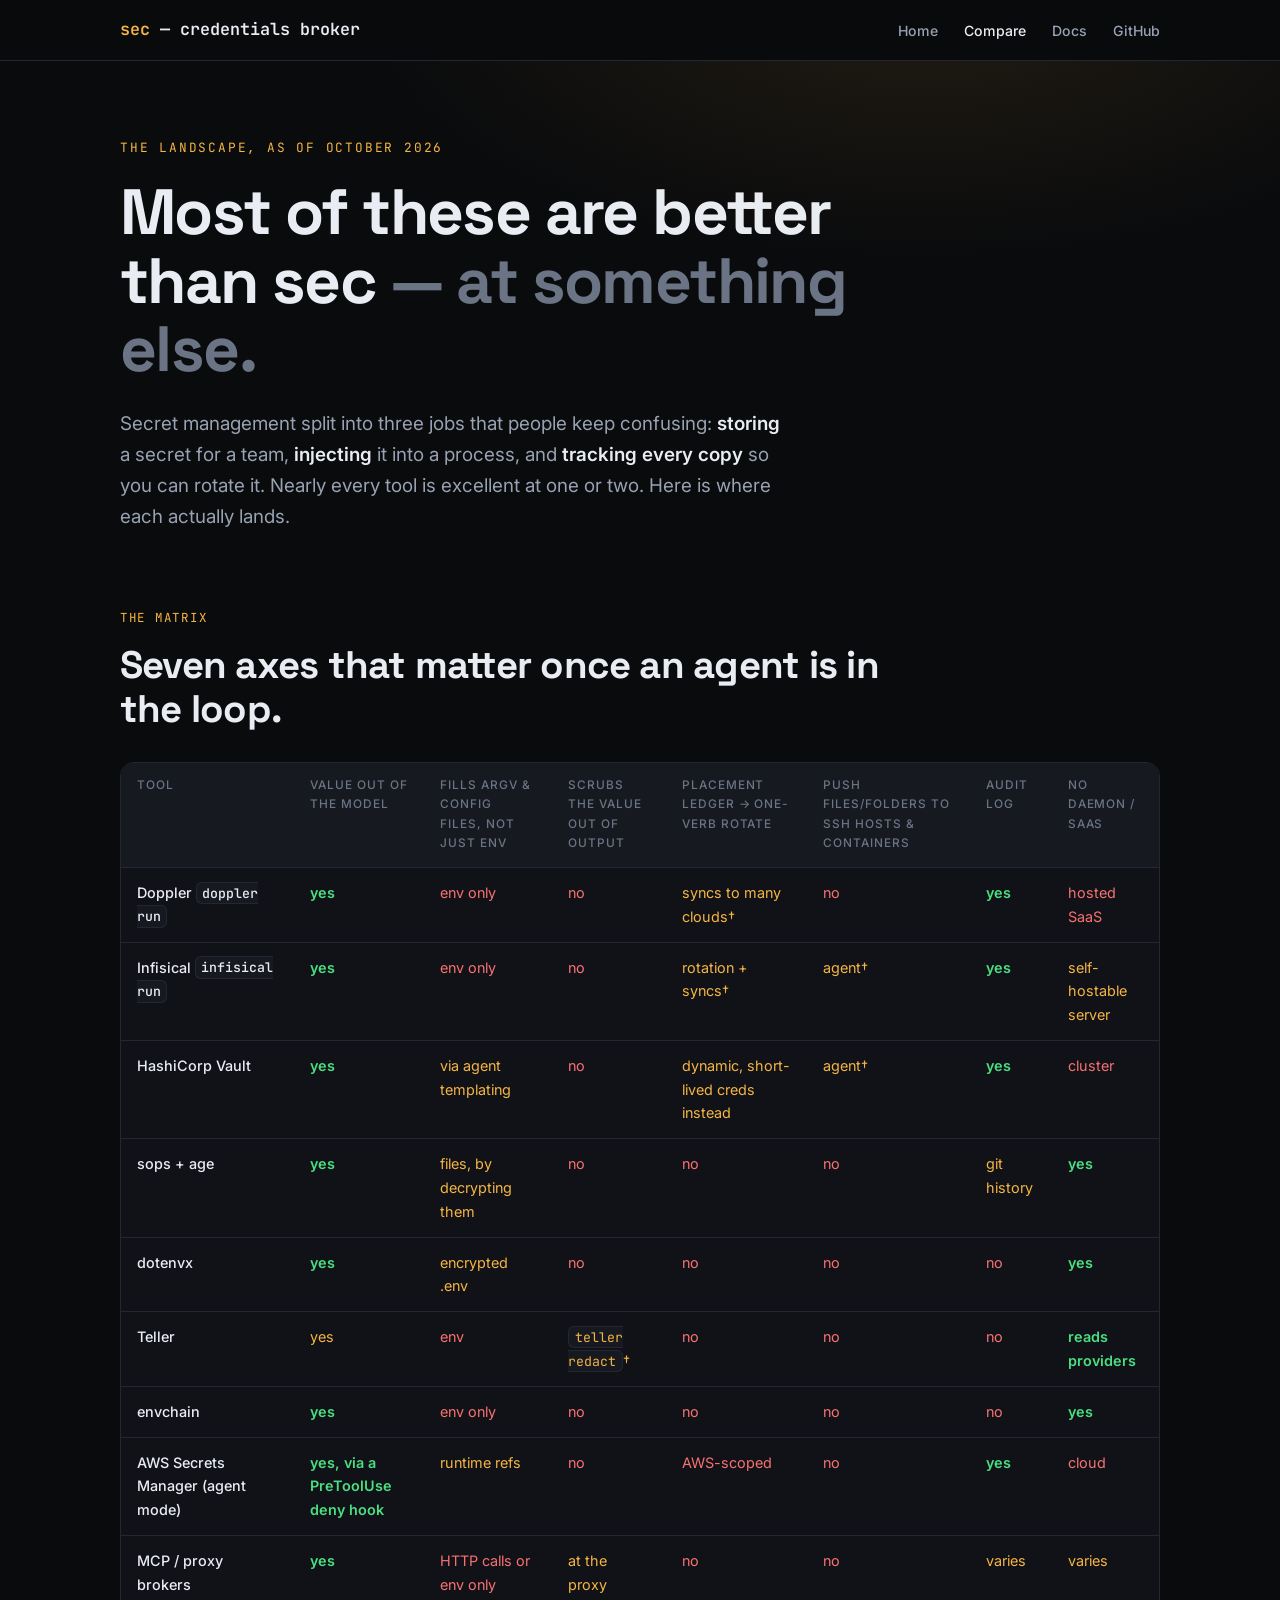
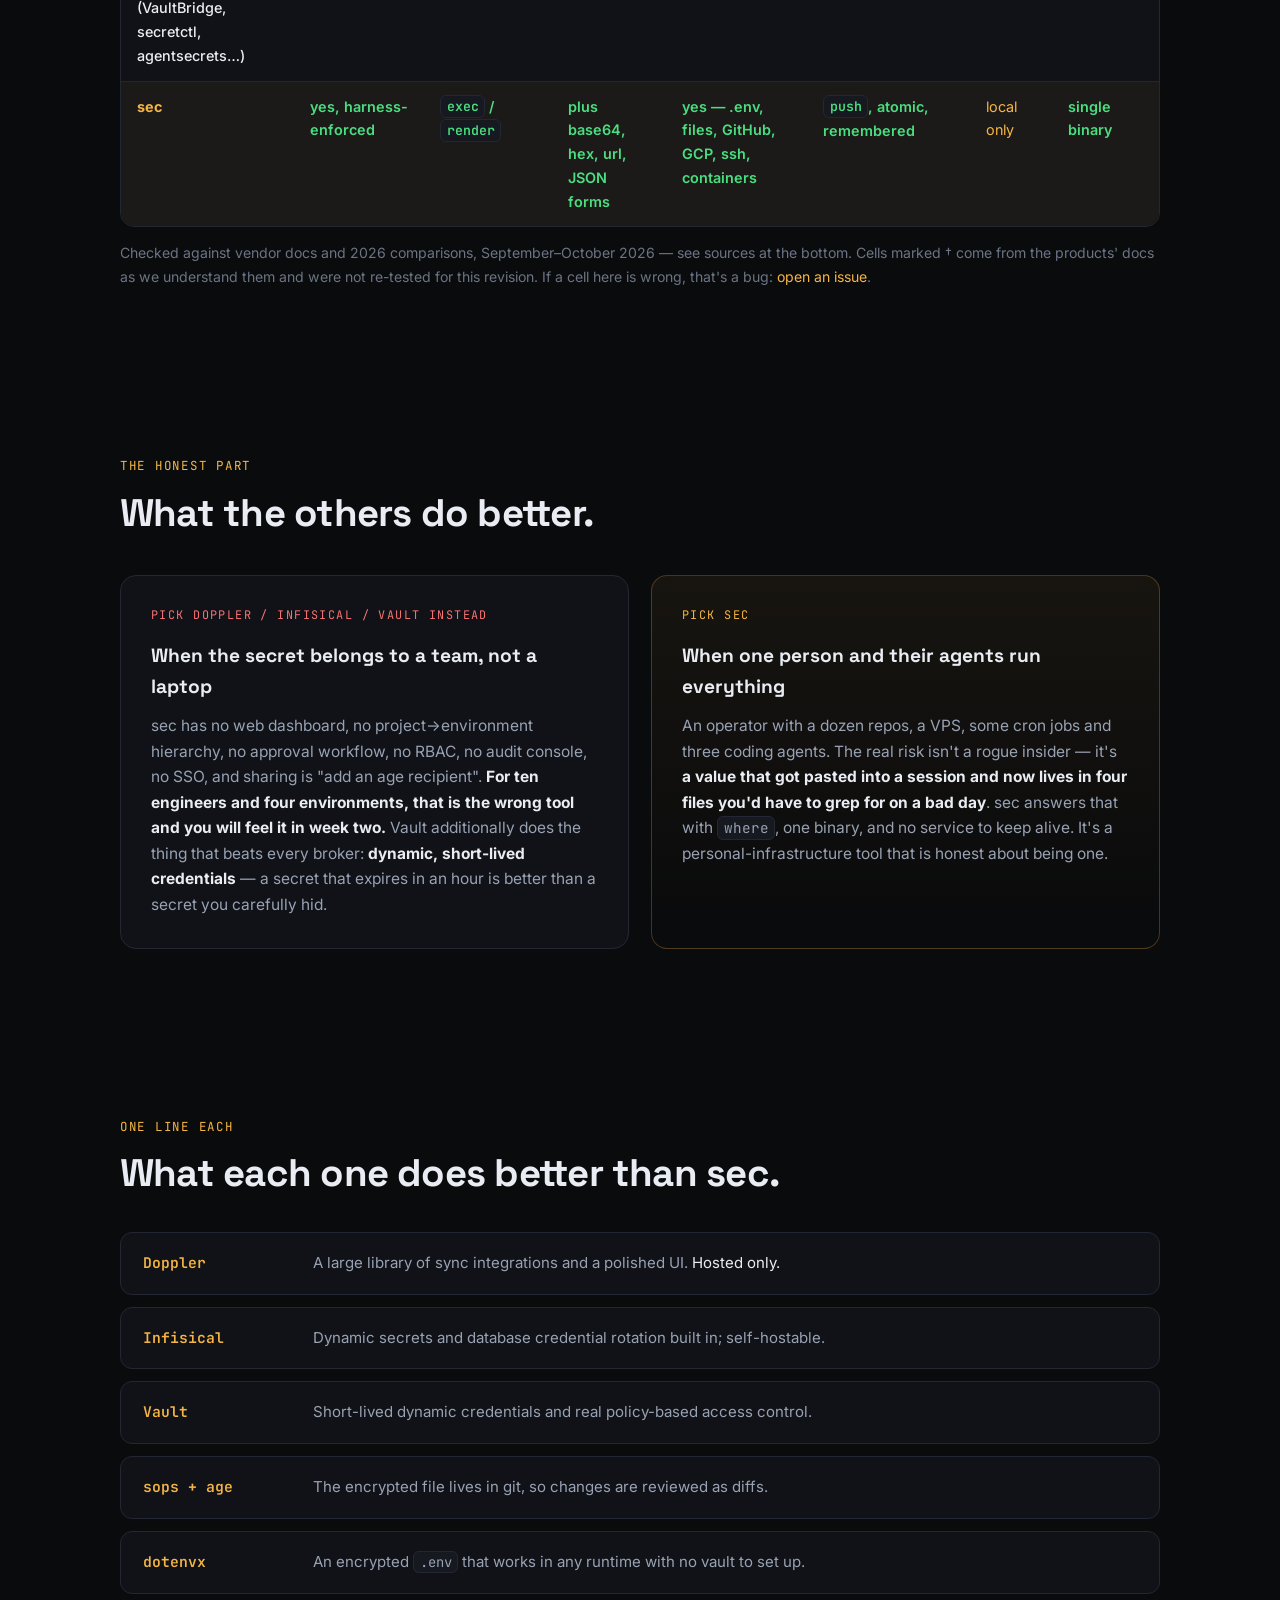
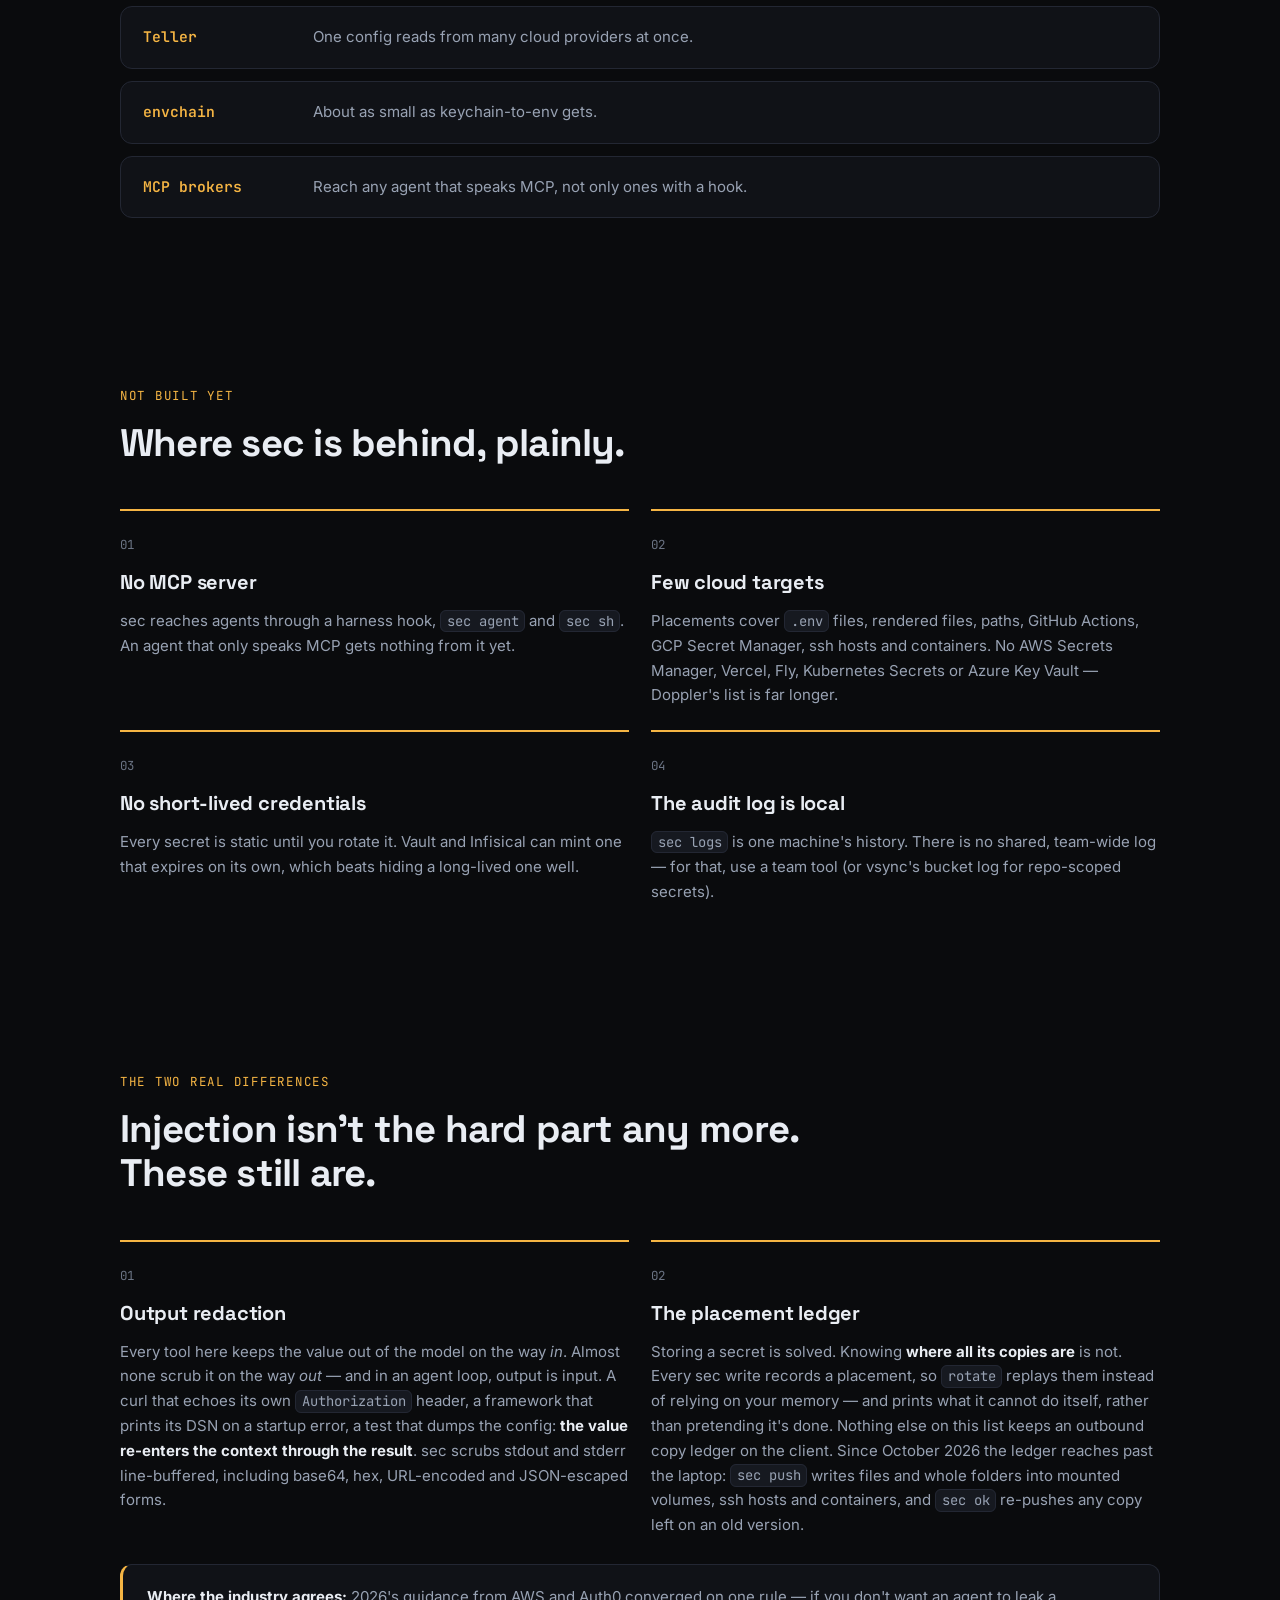
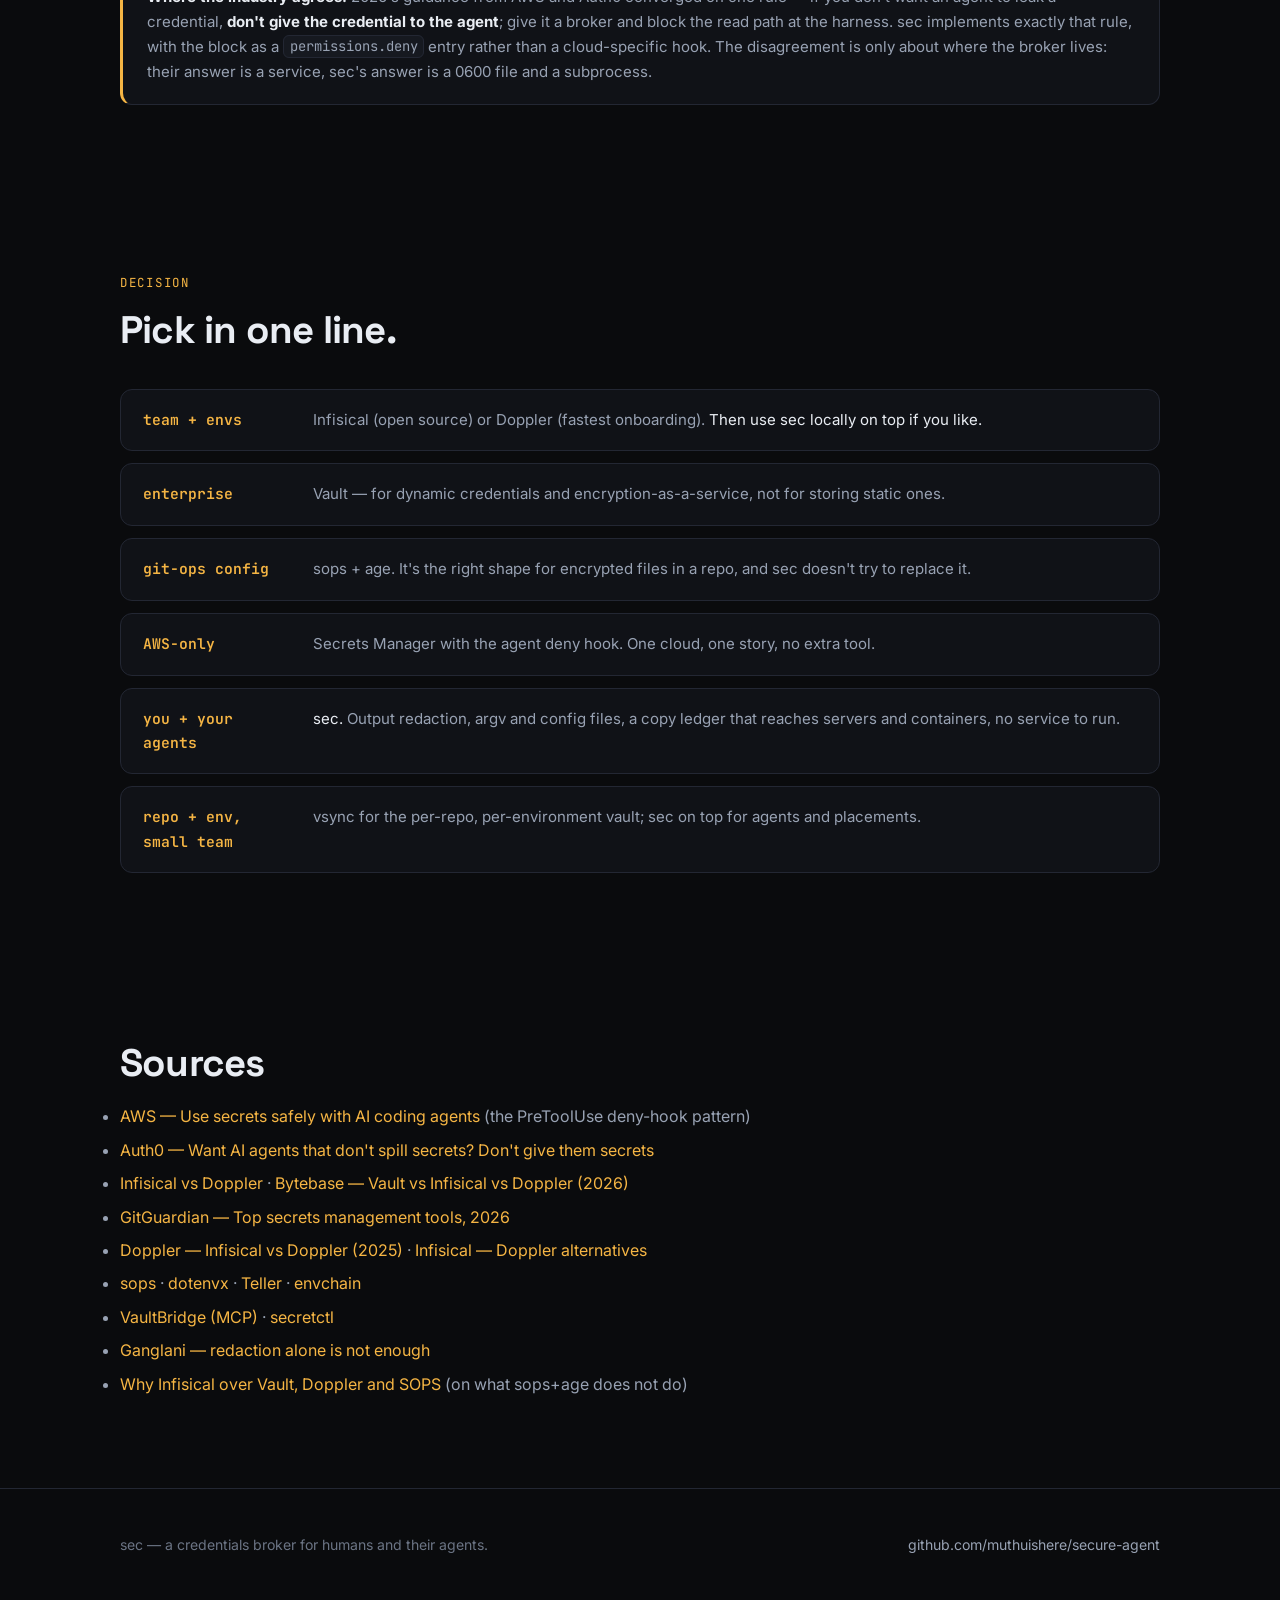
<file: site/compare.html>
<!DOCTYPE html>
<html lang="en">
<head>
<meta charset="utf-8">
<meta name="viewport" content="width=device-width, initial-scale=1">
<title>sec vs Doppler, Infisical, sops+age, Vault, dotenvx — an honest comparison</title>
<meta name="description" content="Where sec fits among 2026's secret managers: what Doppler, Infisical, Vault and others genuinely do better, what only a placement ledger gives you, and which tool to pick for which job.">
<link rel="preconnect" href="https://fonts.googleapis.com">
<link rel="preconnect" href="https://fonts.gstatic.com" crossorigin>
<link href="https://fonts.googleapis.com/css2?family=Space+Grotesk:wght@400;500;700&family=Inter:wght@400;500;600&family=JetBrains+Mono:wght@400;600&display=swap" rel="stylesheet">
<link rel="stylesheet" href="style.css">
</head>
<body>

<nav>
  <div class="wrap">
    <a class="logo" href="./"><em>sec</em> —&nbsp;credentials broker</a>
    <ul>
      <li><a href="./">Home</a></li>
      <li><a href="compare.html" aria-current="page">Compare</a></li>
      <li><a href="docs.html">Docs</a></li>
      <li><a href="https://github.com/muthuishere/secure-agent">GitHub</a></li>
    </ul>
  </div>
</nav>

<header class="hero">
  <div class="wrap">
    <div class="kicker">the landscape, as of October 2026</div>
    <h1>Most of these are better than sec<span class="ghost"> — at something else.</span></h1>
    <p class="lede">Secret management split into three jobs that people keep confusing: <b>storing</b> a
    secret for a team, <b>injecting</b> it into a process, and <b>tracking every copy</b> so you can
    rotate it. Nearly every tool is excellent at one or two. Here is where each actually lands.</p>
  </div>
</header>

<section style="padding-top:20px">
  <div class="wrap">
    <div class="sec-kicker">the matrix</div>
    <h2 class="sec">Seven axes that matter once an agent is in the loop.</h2>
    <div class="tablewrap">
      <table>
        <thead>
          <tr>
            <th>tool</th>
            <th>value out of the model</th>
            <th>fills argv &amp; config files, not just env</th>
            <th>scrubs the value out of output</th>
            <th>placement ledger → one-verb rotate</th>
            <th>push files/folders to ssh hosts &amp; containers</th>
            <th>audit log</th>
            <th>no daemon / SaaS</th>
          </tr>
        </thead>
        <tbody>
          <tr>
            <td>Doppler <code>doppler run</code></td>
            <td class="yes">yes</td><td class="no">env only</td><td class="no">no</td><td class="part">syncs to many clouds†</td><td class="no">no</td><td class="yes">yes</td><td class="no">hosted SaaS</td>
          </tr>
          <tr>
            <td>Infisical <code>infisical run</code></td>
            <td class="yes">yes</td><td class="no">env only</td><td class="no">no</td><td class="part">rotation + syncs†</td><td class="part">agent†</td><td class="yes">yes</td><td class="part">self-hostable server</td>
          </tr>
          <tr>
            <td>HashiCorp Vault</td>
            <td class="yes">yes</td><td class="part">via agent templating</td><td class="no">no</td><td class="part">dynamic, short-lived creds instead</td><td class="part">agent†</td><td class="yes">yes</td><td class="no">cluster</td>
          </tr>
          <tr>
            <td>sops + age</td>
            <td class="yes">yes</td><td class="part">files, by decrypting them</td><td class="no">no</td><td class="no">no</td><td class="no">no</td><td class="part">git history</td><td class="yes">yes</td>
          </tr>
          <tr>
            <td>dotenvx</td>
            <td class="yes">yes</td><td class="part">encrypted .env</td><td class="no">no</td><td class="no">no</td><td class="no">no</td><td class="no">no</td><td class="yes">yes</td>
          </tr>
          <tr>
            <td>Teller</td>
            <td class="part">yes</td><td class="no">env</td><td class="part"><code>teller redact</code>†</td><td class="no">no</td><td class="no">no</td><td class="no">no</td><td class="yes">reads providers</td>
          </tr>
          <tr>
            <td>envchain</td>
            <td class="yes">yes</td><td class="no">env only</td><td class="no">no</td><td class="no">no</td><td class="no">no</td><td class="no">no</td><td class="yes">yes</td>
          </tr>
          <tr>
            <td>AWS Secrets Manager (agent mode)</td>
            <td class="yes">yes, via a PreToolUse deny hook</td><td class="part">runtime refs</td><td class="no">no</td><td class="no">AWS-scoped</td><td class="no">no</td><td class="yes">yes</td><td class="no">cloud</td>
          </tr>
          <tr>
            <td>MCP / proxy brokers (VaultBridge, secretctl, agentsecrets…)</td>
            <td class="yes">yes</td><td class="no">HTTP calls or env only</td><td class="part">at the proxy</td><td class="no">no</td><td class="no">no</td><td class="part">varies</td><td class="part">varies</td>
          </tr>
          <tr class="us">
            <td>sec</td>
            <td class="yes">yes, harness-enforced</td><td class="yes"><code>exec</code> / <code>render</code></td><td class="yes">plus base64, hex, url, JSON forms</td><td class="yes">yes — .env, files, GitHub, GCP, ssh, containers</td><td class="yes"><code>push</code>, atomic, remembered</td><td class="part">local only</td><td class="yes">single binary</td>
          </tr>
        </tbody>
      </table>
    </div>
    <p class="cap">Checked against vendor docs and 2026 comparisons, September–October 2026 — see sources at
    the bottom. Cells marked † come from the products' docs as we understand them and were not re-tested
    for this revision. If a cell here is wrong, that's a bug: <a href="https://github.com/muthuishere/secure-agent/issues">open an issue</a>.</p>
  </div>
</section>

<section>
  <div class="wrap">
    <div class="sec-kicker">the honest part</div>
    <h2 class="sec">What the others do better.</h2>
    <div class="duo">
      <div class="pane was">
        <span class="tag">pick Doppler / Infisical / Vault instead</span>
        <h3>When the secret belongs to a team, not a laptop</h3>
        <p>sec has no web dashboard, no project→environment hierarchy, no approval workflow, no RBAC,
        no audit console, no SSO, and sharing is "add an age recipient". <b>For ten engineers and four
        environments, that is the wrong tool and you will feel it in week two.</b> Vault additionally
        does the thing that beats every broker: <b>dynamic, short-lived credentials</b> — a secret that
        expires in an hour is better than a secret you carefully hid.</p>
      </div>
      <div class="pane now">
        <span class="tag">pick sec</span>
        <h3>When one person and their agents run everything</h3>
        <p>An operator with a dozen repos, a VPS, some cron jobs and three coding agents. The real risk
        isn't a rogue insider — it's <b>a value that got pasted into a session and now lives in four
        files you'd have to grep for on a bad day</b>. sec answers that with <code>where</code>, one
        binary, and no service to keep alive. It's a personal-infrastructure tool that is honest about
        being one.</p>
      </div>
    </div>
  </div>
</section>

<section>
  <div class="wrap">
    <div class="sec-kicker">one line each</div>
    <h2 class="sec">What each one does better than sec.</h2>
    <div class="verbs">
      <div class="verb"><b>Doppler</b><span>A large library of sync integrations and a polished UI. <em>Hosted only.</em></span></div>
      <div class="verb"><b>Infisical</b><span>Dynamic secrets and database credential rotation built in; self-hostable.</span></div>
      <div class="verb"><b>Vault</b><span>Short-lived dynamic credentials and real policy-based access control.</span></div>
      <div class="verb"><b>sops + age</b><span>The encrypted file lives in git, so changes are reviewed as diffs.</span></div>
      <div class="verb"><b>dotenvx</b><span>An encrypted <code>.env</code> that works in any runtime with no vault to set up.</span></div>
      <div class="verb"><b>Teller</b><span>One config reads from many cloud providers at once.</span></div>
      <div class="verb"><b>envchain</b><span>About as small as keychain-to-env gets.</span></div>
      <div class="verb"><b>MCP brokers</b><span>Reach any agent that speaks MCP, not only ones with a hook.</span></div>
    </div>
  </div>
</section>

<section>
  <div class="wrap">
    <div class="sec-kicker">not built yet</div>
    <h2 class="sec">Where sec is behind, plainly.</h2>
    <div class="grid3" style="grid-template-columns:1fr 1fr">
      <div class="item">
        <div class="n">01</div>
        <h3>No MCP server</h3>
        <p>sec reaches agents through a harness hook, <code>sec agent</code> and <code>sec sh</code>. An agent
        that only speaks MCP gets nothing from it yet.</p>
      </div>
      <div class="item">
        <div class="n">02</div>
        <h3>Few cloud targets</h3>
        <p>Placements cover <code>.env</code> files, rendered files, paths, GitHub Actions, GCP Secret Manager,
        ssh hosts and containers. No AWS Secrets Manager, Vercel, Fly, Kubernetes Secrets or Azure Key Vault
        — Doppler's list is far longer.</p>
      </div>
      <div class="item">
        <div class="n">03</div>
        <h3>No short-lived credentials</h3>
        <p>Every secret is static until you rotate it. Vault and Infisical can mint one that expires on its
        own, which beats hiding a long-lived one well.</p>
      </div>
      <div class="item">
        <div class="n">04</div>
        <h3>The audit log is local</h3>
        <p><code>sec logs</code> is one machine's history. There is no shared, team-wide log — for that, use a
        team tool (or vsync's bucket log for repo-scoped secrets).</p>
      </div>
    </div>
  </div>
</section>

<section>
  <div class="wrap">
    <div class="sec-kicker">the two real differences</div>
    <h2 class="sec">Injection isn't the hard part any more. These still are.</h2>
    <div class="grid3" style="grid-template-columns:1fr 1fr">
      <div class="item">
        <div class="n">01</div>
        <h3>Output redaction</h3>
        <p>Every tool here keeps the value out of the model on the way <em>in</em>. Almost none scrub it
        on the way <em>out</em> — and in an agent loop, output is input. A curl that echoes its own
        <code>Authorization</code> header, a framework that prints its DSN on a startup error, a test
        that dumps the config: <b>the value re-enters the context through the result</b>. sec scrubs
        stdout and stderr line-buffered, including base64, hex, URL-encoded and JSON-escaped forms.</p>
      </div>
      <div class="item">
        <div class="n">02</div>
        <h3>The placement ledger</h3>
        <p>Storing a secret is solved. Knowing <b>where all its copies are</b> is not. Every sec write
        records a placement, so <code>rotate</code> replays them instead of relying on your memory —
        and prints what it cannot do itself, rather than pretending it's done. Nothing else on this
        list keeps an outbound copy ledger on the client. Since October 2026 the ledger reaches past the
        laptop: <code>sec push</code> writes files and whole folders into mounted volumes, ssh hosts and
        containers, and <code>sec ok</code> re-pushes any copy left on an old version.</p>
      </div>
    </div>
    <div class="note">
      <b>Where the industry agrees:</b> 2026's guidance from AWS and Auth0 converged on one
      rule — if you don't want an agent to leak a credential, <b>don't give the credential to the
      agent</b>; give it a broker and block the read path at the harness. sec implements exactly that
      rule, with the block as a <code>permissions.deny</code> entry rather than a cloud-specific hook.
      The disagreement is only about where the broker lives: their answer is a service, sec's answer is
      a 0600 file and a subprocess.
    </div>
  </div>
</section>

<section>
  <div class="wrap">
    <div class="sec-kicker">decision</div>
    <h2 class="sec">Pick in one line.</h2>
    <div class="verbs">
      <div class="verb"><b>team + envs</b><span>Infisical (open source) or Doppler (fastest onboarding). <em>Then use sec locally on top if you like.</em></span></div>
      <div class="verb"><b>enterprise</b><span>Vault — for dynamic credentials and encryption-as-a-service, not for storing static ones.</span></div>
      <div class="verb"><b>git-ops config</b><span>sops + age. It's the right shape for encrypted files in a repo, and sec doesn't try to replace it.</span></div>
      <div class="verb"><b>AWS-only</b><span>Secrets Manager with the agent deny hook. One cloud, one story, no extra tool.</span></div>
      <div class="verb"><b>you + your agents</b><span><em>sec.</em> Output redaction, argv and config files, a copy ledger that reaches servers and containers, no service to run.</span></div>
      <div class="verb"><b>repo + env, small team</b><span>vsync for the per-repo, per-environment vault; sec on top for agents and placements.</span></div>
    </div>
  </div>
</section>

<section>
  <div class="wrap">
    <h2 class="sec">Sources</h2>
    <ul class="doc" style="margin-top:18px;color:var(--muted)">
      <li><a href="https://docs.aws.amazon.com/secretsmanager/latest/userguide/retrieving-secrets-ai-agents.html">AWS — Use secrets safely with AI coding agents</a> (the PreToolUse deny-hook pattern)</li>
      <li><a href="https://auth0.com/blog/want-ai-agents-that-don-t-spill-secrets-don-t-give-them-secrets/">Auth0 — Want AI agents that don't spill secrets? Don't give them secrets</a></li>
      <li><a href="https://infisical.com/infisical-vs-doppler">Infisical vs Doppler</a> · <a href="https://www.bytebase.com/blog/best-secrets-manager-for-database-credentials/">Bytebase — Vault vs Infisical vs Doppler (2026)</a></li>
      <li><a href="https://blog.gitguardian.com/top-secrets-management-tools/">GitGuardian — Top secrets management tools, 2026</a></li>
      <li><a href="https://www.doppler.com/blog/infisical-doppler-secrets-management-comparison-2025">Doppler — Infisical vs Doppler (2025)</a> · <a href="https://infisical.com/blog/doppler-alternatives">Infisical — Doppler alternatives</a></li>
      <li><a href="https://github.com/getsops/sops">sops</a> · <a href="https://github.com/dotenvx/dotenvx">dotenvx</a> · <a href="https://github.com/tellerops/teller">Teller</a> · <a href="https://github.com/sorah/envchain">envchain</a></li>
      <li><a href="https://glama.ai/mcp/servers/ic9n4n1yar">VaultBridge (MCP)</a> · <a href="https://www.mdskills.ai/ko/skills/secretctl">secretctl</a></li>
      <li><a href="https://www.kunalganglani.com/blog/redact-secrets-ai-cli">Ganglani — redaction alone is not enough</a></li>
      <li><a href="https://eshlox.net/why-infisical-over-vault-doppler-sops">Why Infisical over Vault, Doppler and SOPS</a> (on what sops+age does not do)</li>
    </ul>
  </div>
</section>

<footer>
  <div class="wrap">
    <div>sec — a credentials broker for humans and their agents.</div>
    <div><a href="https://github.com/muthuishere/secure-agent">github.com/muthuishere/secure-agent</a></div>
  </div>
</footer>

</body>
</html>
</file>
<file: site/style.css>
/* sec — shared stylesheet. Dark, monospace-forward, amber accent. */
:root{
  --bg:#0a0b0d; --bg2:#101217; --panel:#161920; --border:#232733; --border2:#323847;
  --text:#e9edf3; --muted:#98a2b3; --dim:#6b7484;
  --accent:#f5b544; --accent-dim:#4a3208; --contrast:#f87171; --good:#4ade80;
  --mono:"JetBrains Mono",ui-monospace,SFMono-Regular,Menlo,monospace;
  --sans:"Inter",-apple-system,BlinkMacSystemFont,sans-serif;
  --disp:"Space Grotesk","Inter",sans-serif;
}
*{box-sizing:border-box;margin:0;padding:0}
html{scroll-behavior:smooth}
body{background:var(--bg);color:var(--text);font-family:var(--sans);line-height:1.65;font-size:16px;-webkit-font-smoothing:antialiased}
.wrap{max-width:1120px;margin:0 auto;padding:0 40px}
a{color:var(--accent);text-decoration:none}
a:hover{text-decoration:underline}
code{font-family:var(--mono);font-size:.92em;background:var(--panel);border:1px solid var(--border);border-radius:6px;padding:.1em .4em}
pre{font-family:var(--mono);overflow-x:auto}
::selection{background:var(--accent-dim);color:#fff}

nav{position:sticky;top:0;z-index:50;background:rgba(10,11,13,.85);backdrop-filter:blur(12px);border-bottom:1px solid var(--border)}
nav .wrap{display:flex;align-items:center;justify-content:space-between;height:60px;gap:20px}
.logo{font-family:var(--mono);font-weight:600;font-size:1.05rem;color:var(--text)}
.logo em{color:var(--accent);font-style:normal}
nav ul{display:flex;gap:26px;list-style:none;flex-wrap:wrap}
nav ul a{color:var(--muted);font-size:.88rem;font-weight:500}
nav ul a:hover,nav ul a[aria-current]{color:var(--text);text-decoration:none}

.hero{padding:76px 0 56px;position:relative;overflow:hidden}
.hero::before{content:"";position:absolute;inset:0;background:radial-gradient(900px 420px at 72% -12%,rgba(245,181,68,.10),transparent 62%);pointer-events:none}
.kicker{font-family:var(--mono);font-size:.8rem;letter-spacing:.14em;text-transform:uppercase;color:var(--accent);margin-bottom:20px}
h1{font-family:var(--disp);font-weight:700;font-size:clamp(2.2rem,5.4vw,4rem);line-height:1.07;letter-spacing:-.025em;max-width:860px}
h1 .ghost{color:var(--dim)}
.lede{margin-top:24px;font-size:1.18rem;color:var(--muted);max-width:660px}
.lede b{color:var(--text);font-weight:600}
.cta{margin-top:34px;display:flex;gap:14px;flex-wrap:wrap;align-items:center}
.btn{display:inline-block;font-weight:600;font-size:.95rem;border-radius:10px;padding:13px 24px;transition:transform .15s ease}
.btn:hover{text-decoration:none;transform:translateY(-1px)}
.btn-primary{background:var(--accent);color:#2a1c00}
.btn-ghost{border:1px solid var(--border2);color:var(--text)}

section{padding:84px 0}
.sec-kicker{font-family:var(--mono);font-size:.78rem;letter-spacing:.14em;text-transform:uppercase;color:var(--accent);margin-bottom:14px}
h2.sec{font-family:var(--disp);font-size:clamp(1.6rem,3.4vw,2.4rem);font-weight:700;letter-spacing:-.02em;line-height:1.16;max-width:760px}
.sec-sub{margin-top:16px;color:var(--muted);font-size:1.04rem;max-width:660px}

/* terminal block */
.term{background:#07080a;border:1px solid var(--border);border-radius:12px;overflow:hidden;margin-top:26px}
.term .bar{display:flex;align-items:center;gap:8px;padding:10px 14px;border-bottom:1px solid var(--border);background:var(--panel)}
.term .bar i{width:10px;height:10px;border-radius:50%;background:#2c3240;display:block}
.term .bar span{font-family:var(--mono);font-size:.74rem;color:var(--dim);margin-left:8px}
.term pre{padding:18px 20px;font-size:.84rem;line-height:1.75;color:var(--muted)}
.term .p{color:var(--accent)}      /* prompt */
.term .c{color:var(--text)}        /* command */
.term .ok{color:var(--good)}
.term .warn{color:var(--accent)}
.term .bad{color:var(--contrast)}
.term .cm{color:var(--dim)}        /* comment */
.term .red{color:var(--contrast);font-weight:600}
.cap{margin-top:14px;font-size:.88rem;color:var(--dim)}

/* two panes */
.duo{display:grid;grid-template-columns:1fr 1fr;gap:22px;margin-top:40px}
.pane{border-radius:16px;padding:30px;border:1px solid var(--border)}
.pane.was{background:var(--bg2)}
.pane.now{background:linear-gradient(180deg,rgba(245,181,68,.06),transparent);border-color:rgba(245,181,68,.25)}
.pane .tag{font-family:var(--mono);font-size:.74rem;letter-spacing:.12em;text-transform:uppercase;margin-bottom:14px;display:block}
.pane.was .tag{color:var(--contrast)}
.pane.now .tag{color:var(--accent)}
.pane h3{font-family:var(--disp);font-size:1.2rem;margin-bottom:10px}
.pane p{color:var(--muted);font-size:.97rem}
.pane p b{color:var(--text)}
.pane pre{margin-top:16px;background:#07080a;border:1px solid var(--border);border-radius:10px;padding:14px 16px;font-size:.79rem;line-height:1.8;color:var(--dim)}

/* three-up */
.grid3{display:grid;grid-template-columns:repeat(3,1fr);gap:22px;margin-top:44px}
.item{border-top:2px solid var(--accent);padding-top:24px}
.item .n{font-family:var(--mono);color:var(--dim);font-size:.78rem;margin-bottom:10px}
.item h3{font-family:var(--disp);font-size:1.25rem;font-weight:700;margin-bottom:10px;letter-spacing:-.01em}
.item p{color:var(--muted);font-size:.94rem}
.item p b{color:var(--text)}

/* tables */
.tablewrap{overflow-x:auto;margin-top:30px;border:1px solid var(--border);border-radius:14px}
table{width:100%;border-collapse:collapse;font-size:.9rem;background:var(--bg2)}
th,td{padding:13px 16px;text-align:left;border-bottom:1px solid var(--border);vertical-align:top}
tr:last-child td{border-bottom:none}
th{color:var(--dim);font-weight:500;font-size:.74rem;text-transform:uppercase;letter-spacing:.08em;background:var(--panel)}
td{color:var(--muted)}
td:first-child{color:var(--text);font-weight:500}
tr.us td{background:rgba(245,181,68,.05)}
tr.us td:first-child{color:var(--accent);font-weight:700}
.yes{color:var(--good);font-weight:600}
.no{color:var(--contrast)}
.part{color:var(--accent)}

/* verb list */
.verbs{margin-top:36px;display:grid;gap:12px}
.verb{background:var(--bg2);border:1px solid var(--border);border-radius:12px;padding:18px 22px;display:grid;grid-template-columns:150px 1fr;gap:20px;align-items:baseline}
.verb b{font-family:var(--mono);color:var(--accent);font-size:.92rem;font-weight:600}
.verb span{color:var(--muted);font-size:.94rem}
.verb span em{font-style:normal;color:var(--text)}

.note{margin-top:26px;border:1px solid var(--border);border-left:3px solid var(--accent);border-radius:12px;padding:20px 24px;font-size:.94rem;color:var(--muted);background:var(--bg2)}
.note b{color:var(--text)}
.note.warnbox{border-left-color:var(--contrast)}

footer{border-top:1px solid var(--border);padding:44px 0 60px;color:var(--dim);font-size:.88rem}
footer .wrap{display:flex;justify-content:space-between;gap:20px;flex-wrap:wrap}
footer a{color:var(--muted)}

/* docs layout */
.doc h2{font-family:var(--disp);font-size:1.7rem;margin:52px 0 6px;letter-spacing:-.02em;scroll-margin-top:80px}
.doc h3{font-family:var(--mono);font-size:1.05rem;color:var(--accent);margin:34px 0 8px;scroll-margin-top:80px}
.doc p{color:var(--muted);margin-top:12px;max-width:760px}
.doc ul{margin:14px 0 0 20px;color:var(--muted)}
.doc li{margin:7px 0}
.doc pre.block{background:#07080a;border:1px solid var(--border);border-radius:10px;padding:16px 18px;font-size:.84rem;line-height:1.8;color:var(--muted);margin-top:16px}
.toc{background:var(--bg2);border:1px solid var(--border);border-radius:14px;padding:22px 26px;margin-top:30px}
.toc ul{list-style:none;margin:0;columns:2;column-gap:30px}
.toc li{margin:5px 0}
.toc a{font-family:var(--mono);font-size:.88rem}

@media (max-width:880px){
  .wrap{padding:0 22px}
  .duo,.grid3{grid-template-columns:1fr}
  .verb{grid-template-columns:1fr;gap:6px}
  .toc ul{columns:1}
  nav ul{gap:16px}
  section{padding:60px 0}
}
</file>
